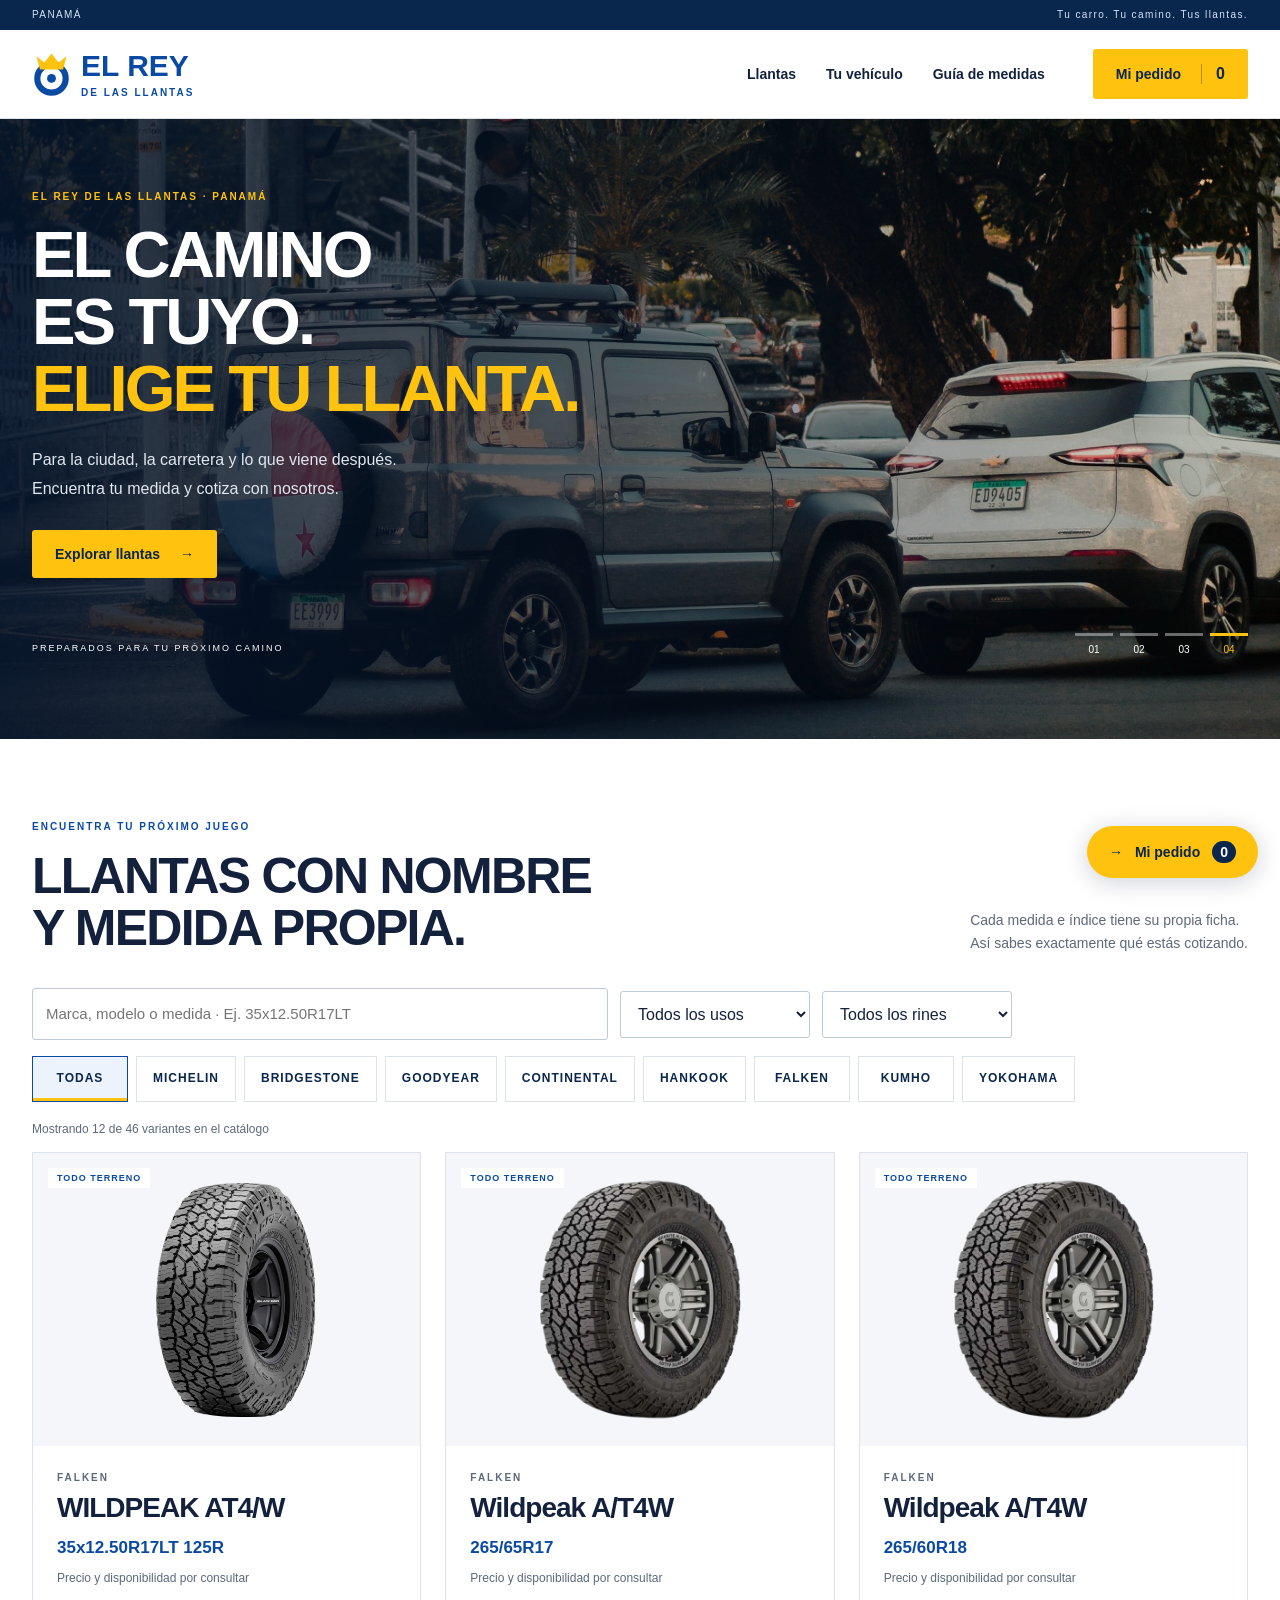
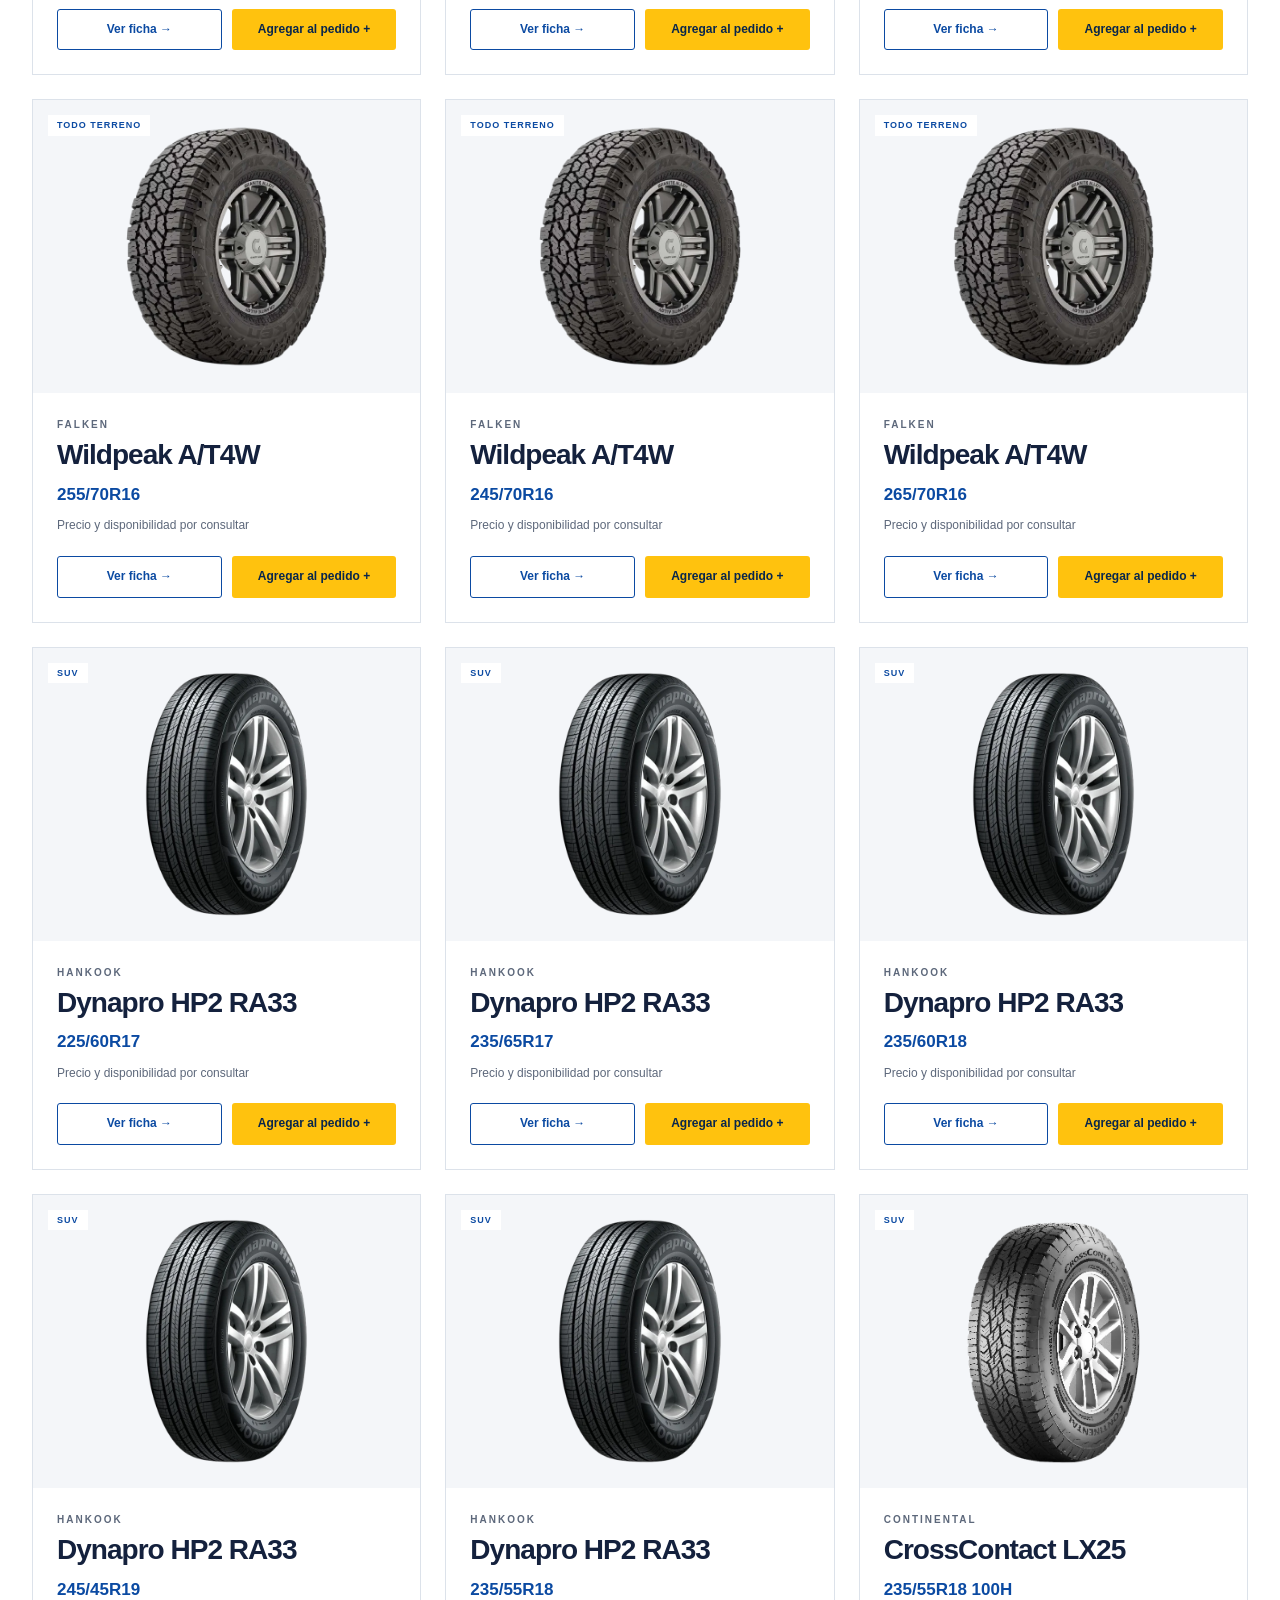
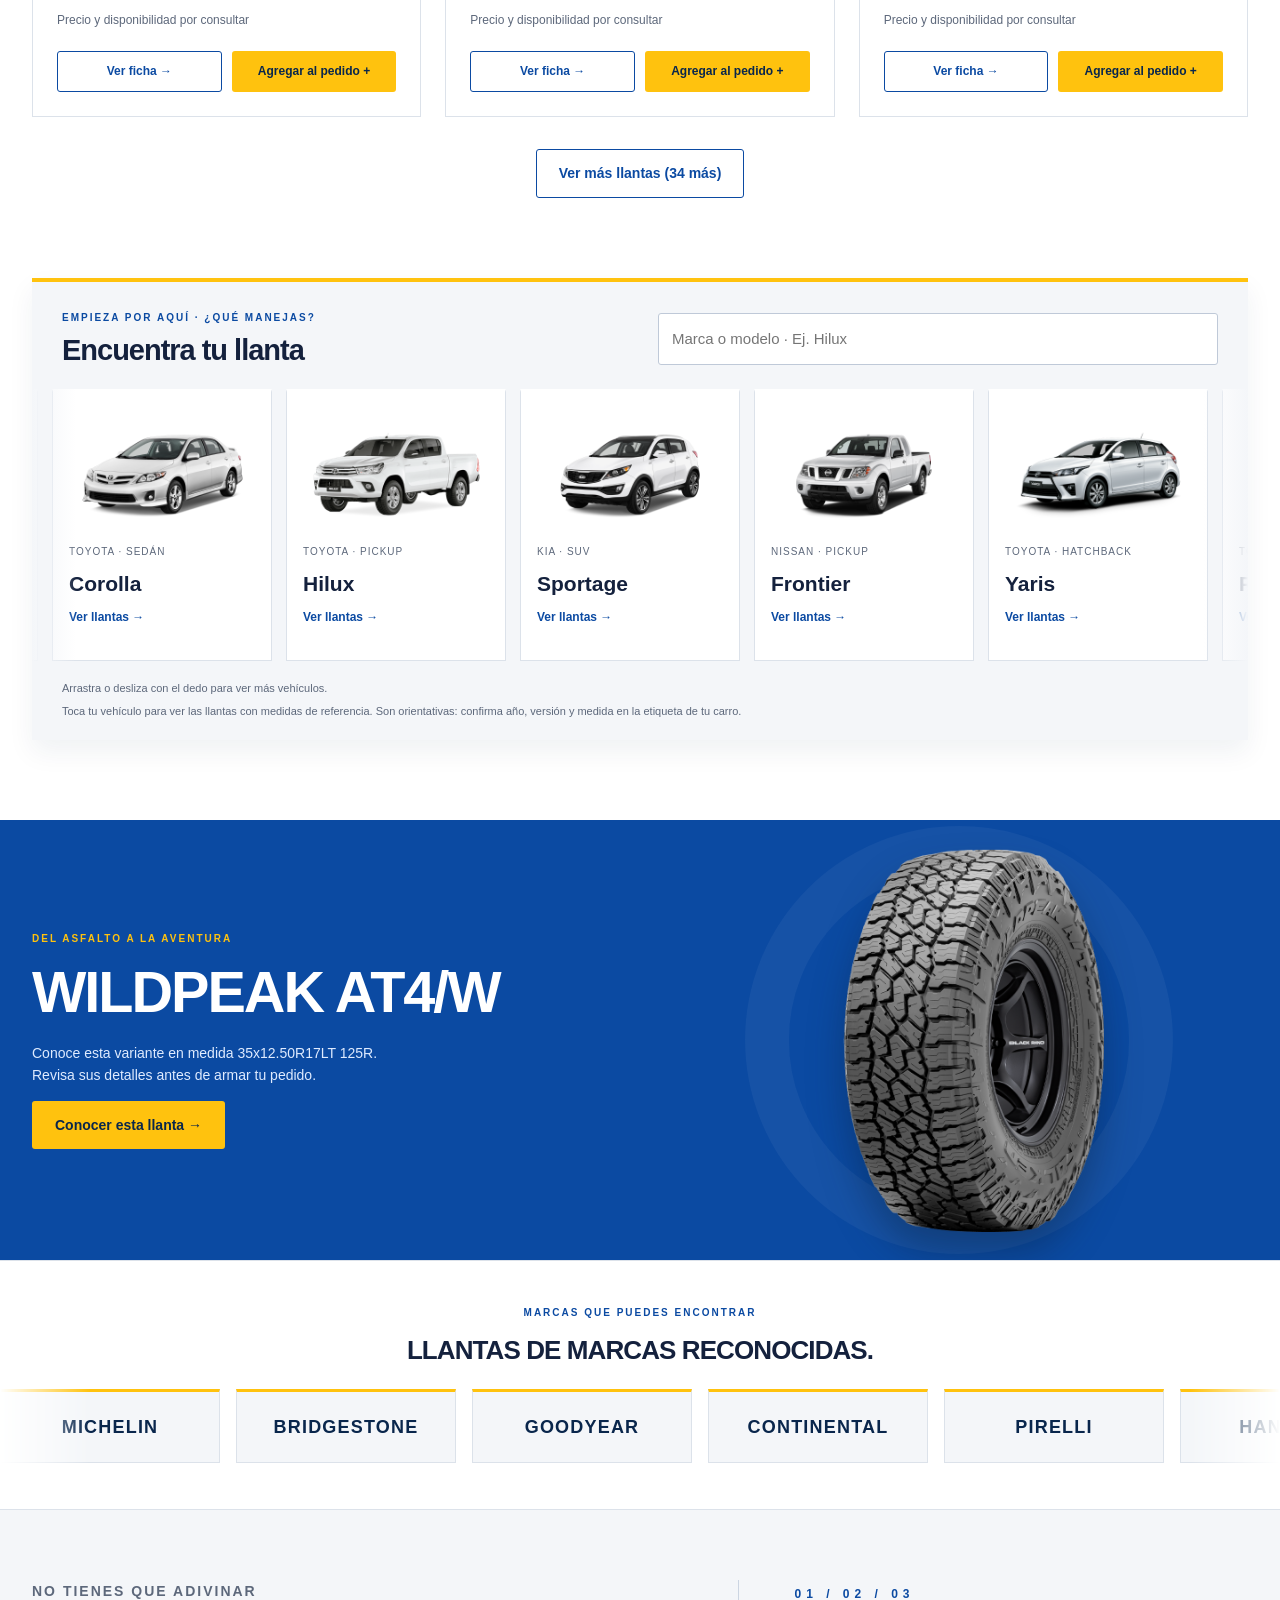
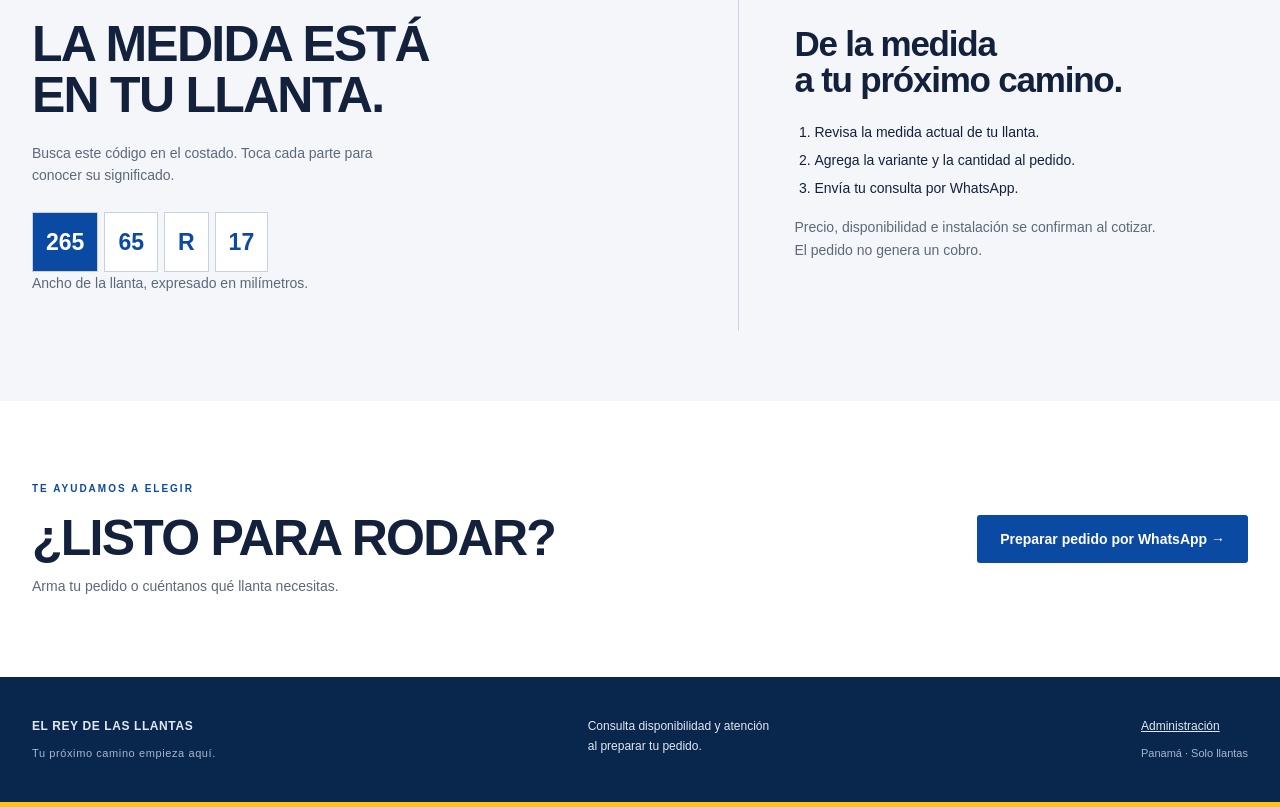
<file: index.html>
<!doctype html>
<html lang="es">
  <head>
    <meta charset="utf-8" />
    <meta
      name="viewport"
      content="width=device-width, initial-scale=1"
    />
    <title>El Rey de las Llantas · Tu próximo camino empieza aquí</title>
    <meta
      name="description"
      content="Encuentra tu llanta por medida, revisa su ficha y arma tu cotización por WhatsApp. El Rey de las Llantas, Panamá."
    />
    <meta
      name="theme-color"
      content="#0b4aa2"
    />
    <link
      rel="stylesheet"
      href="css/styles.css"
    />
  </head>
  <body>
    <a
      class="skip"
      href="#catalogo"
      >Ir al catálogo</a
    >
    <div class="topline">
      <div class="wrap">
        PANAMÁ <span>Tu carro. Tu camino. Tus llantas.</span>
      </div>
    </div>
    <header>
      <div class="wrap header-row">
        <a
          class="logo"
          href="index.html"
          aria-label="El Rey de las Llantas, inicio"
          ><svg
            viewBox="0 0 44 48"
            aria-hidden="true"
          >
            <circle
              cx="22"
              cy="29"
              r="16"
              fill="none"
              stroke="currentColor"
              stroke-width="7"
            />
            <circle
              cx="22"
              cy="29"
              r="5"
              fill="currentColor"
            />
            <path
              d="M5 4l9 7 8-10 8 10 9-7-4 15H9Z"
              fill="#ffc20e"
            /></svg
          ><span>EL REY<small>DE LAS LLANTAS</small></span></a
        >
        <nav aria-label="Principal">
          <a href="#catalogo">Llantas</a><a href="#encuentra">Tu vehículo</a
          ><a href="#guia">Guía de medidas</a>
        </nav>
        <button
          class="btn"
          data-order
        >
          Mi pedido
          <span
            class="count"
            id="orderCount"
            >0</span
          >
        </button>
      </div>
    </header>
    <main>
      <section
        class="hero"
        id="hero"
      >
        <div
          class="hero-bg"
          id="heroBgA"
          aria-hidden="true"
        ></div>
        <div
          class="hero-bg"
          id="heroBgB"
          aria-hidden="true"
        ></div>
        <div class="hero-shade"></div>
        <div class="wrap hero-content">
          <p class="eyebrow light">EL REY DE LAS LLANTAS · PANAMÁ</p>
          <h1>EL CAMINO<br />ES TUYO.<br /><em>ELIGE TU LLANTA.</em></h1>
          <p class="hero-copy">
            Para la ciudad, la carretera y lo que viene después.<br />Encuentra
            tu medida y cotiza con nosotros.
          </p>
          <a
            class="btn"
            href="#catalogo"
            >Explorar llantas <span aria-hidden="true">→</span></a
          >
          <div class="hero-bottom">
            <span>PREPARADOS PARA TU PRÓXIMO CAMINO</span>
            <div
              id="heroDots"
              aria-label="Elegir foto de portada"
            ></div>
          </div>
        </div>
      </section>
      <section
        class="wrap section"
        id="catalogo"
      >
        <div class="section-heading">
          <div>
            <p class="eyebrow">ENCUENTRA TU PRÓXIMO JUEGO</p>
            <h2>LLANTAS CON NOMBRE<br />Y MEDIDA PROPIA.</h2>
          </div>
          <p>
            Cada medida e índice tiene su propia ficha.<br />Así sabes
            exactamente qué estás cotizando.
          </p>
        </div>
        <div class="filters">
          <label class="search"
            ><span class="sr-only">Buscar llantas</span
            ><input
              id="search"
              type="search"
              placeholder="Marca, modelo o medida · Ej. 35x12.50R17LT" /></label
          ><select
            id="type"
            aria-label="Tipo de llanta"
          >
            <option value="">Todos los usos</option>
          </select
          ><select
            id="rim"
            aria-label="Rin de la llanta"
          >
            <option value="">Todos los rines</option>
          </select>
          <button
            class="clear-filters"
            id="clearFiltersBar"
            type="button"
            hidden
          >
            Limpiar filtros
          </button>
        </div>
        <div
          id="brandFilter"
          class="brand-filter"
          role="group"
          aria-label="Filtrar por marca"
        ></div>
        <div
          id="vehicleFilter"
          class="filter-summary"
          hidden
        ></div>
        <p
          class="small"
          id="resultCount"
          aria-live="polite"
        ></p>
        <div
          id="catalog"
          class="catalog-grid"
        ></div>
        <div class="more-row">
          <button
            class="btn outline"
            id="showMore"
            type="button"
            hidden
          ></button>
        </div>
      </section>
      <div class="wrap finder-wrap">
        <section
          class="finder"
          id="encuentra"
          aria-labelledby="finderTitle"
        >
          <div class="finder-head">
            <div>
              <p class="eyebrow">EMPIEZA POR AQUÍ · ¿QUÉ MANEJAS?</p>
              <h2 id="finderTitle">Encuentra tu llanta</h2>
            </div>
            <div class="finder-tools">
              <label class="search"
                ><span class="sr-only"
                  >Buscar tu vehículo por marca o modelo</span
                ><input
                  id="vehicleSearch"
                  type="search"
                  placeholder="Marca o modelo · Ej. Hilux"
                  autocomplete="off"
                  enterkeyhint="search" /></label>
            </div>
          </div>
          <div class="carousel-wrap">
            <div
              class="carousel"
              id="carousel"
              role="region"
              aria-label="Vehículos. Arrastra o desliza para explorar."
            >
              <div
                class="car-track"
                id="carTrack"
              ></div>
            </div>
          </div>
          <p
            class="small finder-note"
            id="vehicleCount"
            aria-live="polite"
          ></p>
          <p class="small finder-note">
            Toca tu vehículo para ver las llantas con medidas de referencia. Son
            orientativas: confirma año, versión y medida en la etiqueta de tu
            carro.
          </p>
        </section>
      </div>
      <section class="feature">
        <div class="wrap feature-grid">
          <div>
            <p class="eyebrow light">DEL ASFALTO A LA AVENTURA</p>
            <h2>UNA LLANTA.<br />MÁS POSIBILIDADES.</h2>
            <p>
              Conoce la WILDPEAK AT4/W en medida 35x12.50R17LT 125R. Revisa la
              variante exacta antes de armar tu pedido.
            </p>
            <button
              class="btn"
              id="featuredButton"
            >
              Conocer esta llanta →
            </button>
          </div>
          <div class="feature-photo">
            <img
              id="featuredImage"
              src="img/llantas/falken-wildpeak-at4w-35x12.50r17lt-125r.png"
              alt="Falken WILDPEAK AT4/W 35x12.50R17LT 125R"
              loading="lazy"
            />
          </div>
        </div>
      </section>

      <section
        class="brands"
        id="brandsSection"
        aria-labelledby="brandsTitle"
      >
        <div class="wrap brands-head">
          <p class="eyebrow">MARCAS QUE PUEDES ENCONTRAR</p>
          <h2 id="brandsTitle">LLANTAS DE MARCAS RECONOCIDAS.</h2>
        </div>
        <div
          class="brand-marquee"
          id="brandMarquee"
          role="img"
          aria-label="Marcas de llantas"
        >
          <div
            class="brand-track"
            id="brandTrack"
            aria-hidden="true"
          ></div>
        </div>
      </section>

      <section
        class="guide"
        id="guia"
      >
        <div class="wrap guide-grid">
          <div>
            <p class="eyebrow">NO TIENES QUE ADIVINAR</p>
            <h2>LA MEDIDA ESTÁ<br />EN TU LLANTA.</h2>
            <p>
              Busca este código en el costado. Toca cada parte para conocer su
              significado.
            </p>
            <div
              id="decoder"
              class="decoder"
            ></div>
            <p
              id="decodeHelp"
              class="decode-help"
              aria-live="polite"
            ></p>
          </div>
          <div class="guide-side">
            <span class="number">01 / 02 / 03</span>
            <h3>De la medida<br />a tu próximo camino.</h3>
            <ol>
              <li>Revisa la medida actual de tu llanta.</li>
              <li>Agrega la variante y la cantidad al pedido.</li>
              <li>Envía tu consulta por WhatsApp.</li>
            </ol>
            <p class="small">
              Precio, disponibilidad e instalación se confirman al cotizar. El
              pedido no genera un cobro.
            </p>
          </div>
        </div>
      </section>
      <section
        class="contact wrap section"
        id="contacto"
      >
        <div>
          <p class="eyebrow">TE AYUDAMOS A ELEGIR</p>
          <h2>¿LISTO PARA RODAR?</h2>
          <p>Arma tu pedido o cuéntanos qué llanta necesitas.</p>
        </div>
        <button
          class="btn blue"
          data-order
        >
          Preparar pedido por WhatsApp →
        </button>
      </section>
    </main>
    <footer>
      <div class="wrap footer-grid">
        <div class="footer-brand">
          EL REY DE LAS LLANTAS<small>Tu próximo camino empieza aquí.</small>
        </div>
        <div id="contactDetails"></div>
        <div>
          <a href="admin.html">Administración</a
          ><small>Panamá · Solo llantas</small>
        </div>
      </div>
    </footer>
    <button
      class="floating-order"
      data-order
      aria-label="Abrir pedido para WhatsApp"
    >
      → <span>Mi pedido</span><b id="floatingCount">0</b>
    </button>
    <dialog
      id="detail"
      aria-label="Ficha de la llanta"
    ></dialog>
    <dialog
      id="order"
      class="order-dialog"
      aria-labelledby="orderTitle"
    >
      <button
        class="close"
        data-close
        aria-label="Cerrar pedido"
      >
        ×
      </button>
      <p class="eyebrow">TU COTIZACIÓN</p>
      <h2 id="orderTitle">MI PEDIDO</h2>
      <p class="small">
        Revisa las variantes y cantidades antes de abrir WhatsApp.
      </p>
      <div id="orderItems"></div>
      <form id="orderForm">
        <div class="form-grid">
          <label
            >Nombre (opcional)<input
              id="customerName"
              autocomplete="name"
              maxlength="100" /></label
          ><label
            >Vehículo, año y versión (opcional)<input
              id="customerVehicle"
              placeholder="Ej. Toyota Hilux, año y versión"
              maxlength="180"
          /></label>
        </div>
        <label
          >Comentarios (opcional)<textarea
            id="customerNotes"
            rows="2"
            maxlength="800"
            placeholder="Cuéntanos qué necesitas confirmar"
          ></textarea>
        </label>
        <label class="small"
          >Mensaje preparado<textarea
            id="orderMessage"
            rows="6"
            readonly
          ></textarea>
        </label>
        <p
          class="small"
          id="waNotice"
        ></p>
        <div class="actions">
          <button
            class="btn blue"
            id="sendOrder"
            type="submit"
          >
            Abrir WhatsApp →</button
          ><button
            class="btn outline"
            type="button"
            id="copyOrder"
          >
            Copiar pedido
          </button>
        </div>
      </form>
    </dialog>
    <div
      id="toast"
      class="toast"
      role="status"
    ></div>
    <script src="js/data.js"></script>
    <script src="js/store.js"></script>
    <script src="js/app.js"></script>
  </body>
</html>
</file>
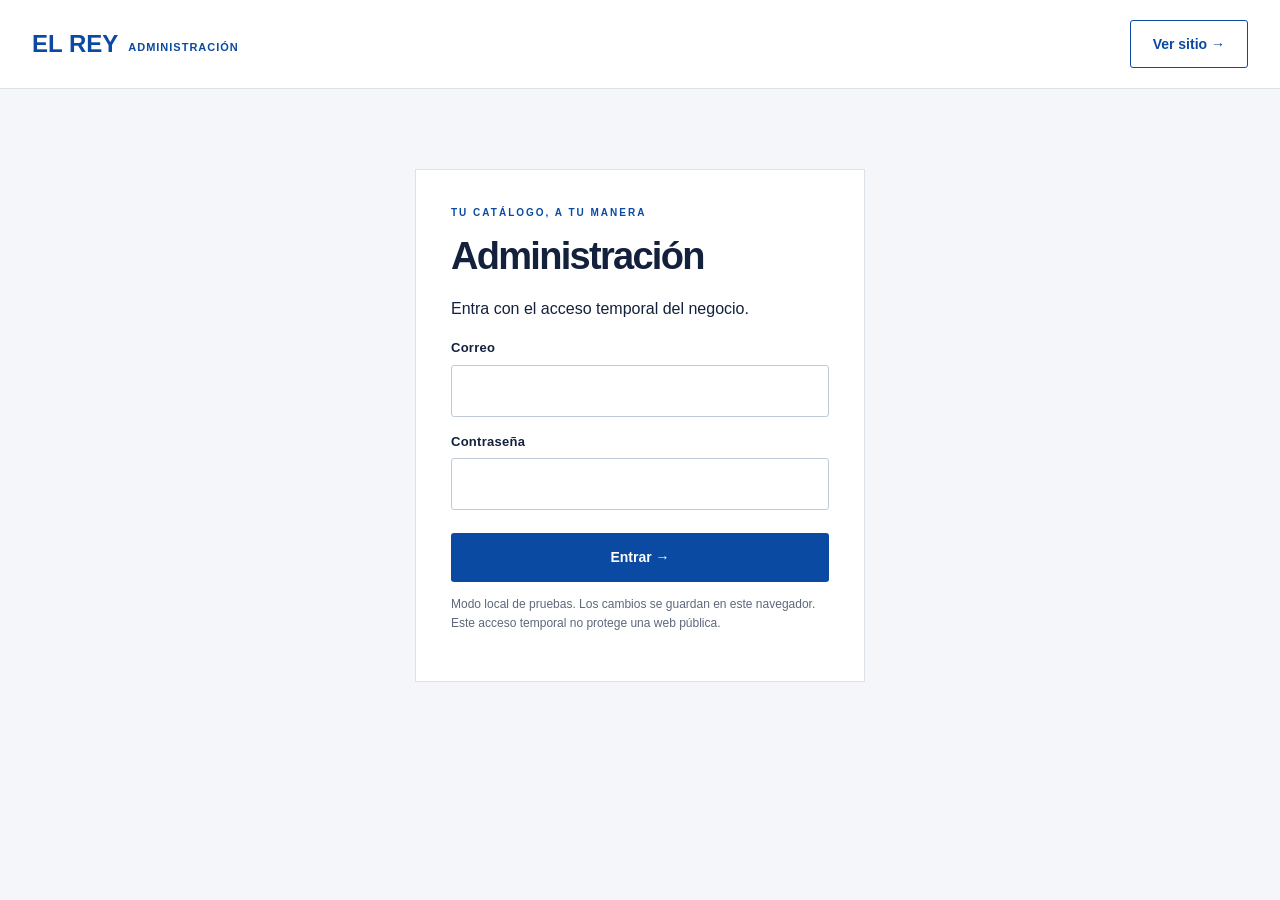
<file: admin.html>
<!doctype html>
<html lang="es">
  <head>
    <meta charset="utf-8" />
    <meta
      name="viewport"
      content="width=device-width, initial-scale=1"
    />
    <meta
      name="robots"
      content="noindex"
    />
    <title>Administración · El Rey de las Llantas</title>
    <link
      rel="stylesheet"
      href="css/styles.css"
    />
    <link
      rel="stylesheet"
      href="css/admin.css"
    />
  </head>
  <body class="admin-body">
    <header>
      <div class="wrap header-row">
        <a
          class="logo"
          href="index.html"
          >EL REY <small>ADMINISTRACIÓN</small></a
        ><a
          class="btn outline"
          href="index.html"
          target="_blank"
          rel="noopener"
          >Ver sitio →</a
        >
      </div>
    </header>
    <main class="wrap admin-main">
      <section
        id="loginPanel"
        class="login-panel"
      >
        <p class="eyebrow">TU CATÁLOGO, A TU MANERA</p>
        <h1>Administración</h1>
        <p>Entra con el acceso temporal del negocio.</p>
        <form id="login">
          <label
            >Correo<input
              type="email"
              id="email"
              autocomplete="username"
              required /></label
          ><label
            >Contraseña<input
              type="password"
              id="password"
              autocomplete="current-password"
              required /></label
          ><button
            class="btn blue"
            type="submit"
          >
            Entrar →
          </button>
          <p
            id="loginError"
            role="alert"
          ></p>
        </form>
        <p class="small">
          Modo local de pruebas. Los cambios se guardan en este navegador. Este
          acceso temporal no protege una web pública.
        </p>
      </section>
      <section
        id="dashboard"
        hidden
      >
        <div class="admin-heading">
          <div>
            <p class="eyebrow">EL REY DE LAS LLANTAS</p>
            <h1>Tu catálogo</h1>
          </div>
          <button
            id="logout"
            class="btn outline"
          >
            Cerrar sesión
          </button>
        </div>
        <div class="local-note">
          <strong>Modo local · Sin Supabase</strong
          ><span
            >Los cambios se ven en este navegador y dirección. Exporta un
            respaldo para conservarlos o llevarlos a otro equipo.</span
          >
        </div>
        <div
          class="admin-tabs"
          role="tablist"
          aria-label="Administración"
        >
          <button
            role="tab"
            aria-selected="true"
            data-tab="tires"
          >
            Llantas</button
          ><button
            role="tab"
            aria-selected="false"
            data-tab="vehicles"
          >
            Vehículos</button
          ><button
            role="tab"
            aria-selected="false"
            data-tab="brands"
          >
            Marcas</button
          ><button
            role="tab"
            aria-selected="false"
            data-tab="settings"
          >
            Ajustes y fondos</button
          ><button
            role="tab"
            aria-selected="false"
            data-tab="backup"
          >
            Respaldos
          </button>
        </div>
        <p
          id="adminStatus"
          class="status"
          role="status"
        ></p>
        <section
          id="panel-tires"
          role="tabpanel"
        >
          <div class="toolbar">
            <div>
              <h2>Variantes de llantas</h2>
              <p class="small">
                Una ficha por marca, modelo, medida e índices. Las referencias
                anteriores están en borrador.
              </p>
            </div>
            <button
              class="btn blue"
              id="newTire"
            >
              + Nueva variante
            </button>
          </div>
          <div class="filters">
            <input
              id="adminSearch"
              type="search"
              placeholder="Buscar marca, modelo o medida"
              aria-label="Buscar variantes"
            /><select
              id="statusFilter"
              aria-label="Estado"
            >
              <option value="">Todos los estados</option>
              <option value="published">Publicadas</option>
              <option value="draft">Borradores</option>
            </select>
          </div>
          <div id="tireList"></div>
        </section>
        <section
          id="panel-vehicles"
          role="tabpanel"
          hidden
        >
          <div class="toolbar">
            <div>
              <h2>Referencias de vehículos</h2>
              <p class="small">
                Las medidas dependen del año y versión. No son una garantía de
                compatibilidad.
              </p>
            </div>
            <button
              class="btn blue"
              id="newVehicle"
            >
              + Nuevo vehículo
            </button>
          </div>
          <div id="vehicleList"></div>
        </section>
        <section
          id="panel-brands"
          role="tabpanel"
          hidden
        >
          <div class="toolbar">
            <div>
              <h2>Marcas de llantas</h2>
              <p class="small">
                Aparecen en el carrusel de marcas de la página. Sube el logo
                (PNG con fondo transparente se ve mejor) o déjalo vacío para
                mostrar el nombre.
              </p>
            </div>
            <button
              class="btn blue"
              id="newBrand"
            >
              + Nueva marca
            </button>
          </div>
          <div id="brandList"></div>
        </section>
        <section
          id="panel-settings"
          role="tabpanel"
          hidden
        >
          <h2>Ajustes del negocio</h2>
          <form id="settingsForm">
            <div class="form-grid">
              <label
                >WhatsApp con código de país<input
                  id="whatsapp"
                  type="tel"
                  placeholder="Código de país + número"
                  maxlength="22"
                /><small
                  >Solo dígitos, sin “+”, espacios ni guiones. Vacío desactiva
                  el envío.</small
                ></label
              ><label
                >Horario<input
                  id="hours"
                  maxlength="180"
                  placeholder="Horario de atención"
              /></label>
            </div>
            <label
              >Dirección<input
                id="address"
                maxlength="300"
                placeholder="Dirección del negocio"
            /></label>
            <h3 class="settings-title">Fotos de portada</h3>
            <p class="small">
              La portada cambia sola entre las 4 fotos de la carpeta
              <strong>img/fondos</strong>. No hay nada que elegir aquí: para
              usar otras fotos, reemplaza los archivos fondo1.jpg a fondo4.jpg.
            </p>
            <button
              class="btn blue"
              type="submit"
            >
              Guardar ajustes
            </button>
          </form>
        </section>
        <section
          id="panel-backup"
          role="tabpanel"
          hidden
        >
          <h2>Conserva tu trabajo</h2>
          <div class="backup-grid">
            <article class="admin-box">
              <h3>Respaldo completo</h3>
              <p>
                Descarga las fichas, vehículos, marcas, ajustes y fotos cargadas. Puedes
                restaurarlo en este navegador o importarlo en otro equipo.
              </p>
              <button
                class="btn blue"
                id="exportBackup"
              >
                Exportar respaldo JSON
              </button>
              <hr />
              <label
                >Restaurar un respaldo<input
                  type="file"
                  id="importBackup"
                  accept=".json,application/json"
              /></label>
              <p class="small">
                Se revisa el archivo antes de pedirte confirmar el reemplazo del
                catálogo local.
              </p>
            </article>
            <article class="admin-box">
              <h3>Llevar el catálogo a la web</h3>
              <p>
                Descarga <strong>data.js</strong> y reemplaza el archivo del
                mismo nombre en la carpeta <strong>js</strong> del proyecto.
                Después vuelve a subir el proyecto a tu alojamiento.
              </p>
              <button
                class="btn outline"
                id="exportSite"
              >
                Exportar catálogo para web
              </button>
              <p class="small">
                Incluye borradores y fotos. No guardes datos privados en el
                catálogo. Los visitantes nuevos verán la versión exportada. Los
                navegadores con una copia local anterior se actualizan solos y
                conservan esa copia para descargarla.
              </p>
            </article>
            <article
              class="admin-box"
              id="previousBox"
              hidden
            >
              <h3>Copia anterior de este navegador</h3>
              <p>
                El catálogo del proyecto se actualizó y reemplazó la copia que
                tenías guardada en este navegador. Aún puedes descargarla y
                restaurarla con “Restaurar un respaldo”.
              </p>
              <button
                class="btn outline"
                id="downloadPrevious"
              >
                Descargar copia anterior
              </button>
            </article>
          </div>
        </section>
      </section>
    </main>
    <dialog
      id="tireEditor"
      aria-labelledby="tireTitle"
    >
      <button
        class="close"
        data-close
        aria-label="Cerrar editor"
      >
        ×
      </button>
      <p class="eyebrow">FICHA INDIVIDUAL</p>
      <h2 id="tireTitle">Nueva variante</h2>
      <form id="tireForm">
        <div class="photo-editor">
          <img
            id="tirePreview"
            alt="Vista previa de la llanta"
            hidden
          />
          <div>
            <label
              >Foto de la variante<input
                id="tirePhoto"
                type="file"
                accept="image/png,image/jpeg,image/webp"
            /></label>
            <p class="small">
              Puede leer “Falken WILDPEAK AT4-W 35x12,50R17LT 125R.png”. Revisa
              los datos antes de guardar.
            </p>
            <button
              class="btn outline compact"
              id="useFilename"
              type="button"
              hidden
            >
              Usar datos del nombre</button
            ><button
              class="text-btn"
              id="removePhoto"
              type="button"
            >
              Quitar foto
            </button>
          </div>
        </div>
        <div class="form-grid">
          <label
            >Marca<input
              id="tBrand"
              required
              maxlength="70" /></label
          ><label
            >Modelo exacto<input
              id="tModel"
              required
              maxlength="120"
              placeholder="WILDPEAK AT4/W" /></label
          ><label
            >Medida de esta variante<input
              id="tSize"
              required
              maxlength="40"
              placeholder="35x12.50R17LT" /></label
          ><label
            >Uso<select id="tType">
              <option>Todo terreno</option>
              <option>Turismo</option>
              <option>SUV</option>
              <option>Camioneta</option>
              <option>Carretera</option>
              <option>Barro</option>
              <option>Comercial</option>
            </select></label
          ><label
            >Índice de carga<input
              id="tLoad"
              maxlength="7"
              placeholder="125" /></label
          ><label
            >Índice de velocidad<input
              id="tSpeed"
              maxlength="2"
              placeholder="R"
          /></label>
        </div>
        <label
          >Descripción<textarea
            id="tDescription"
            rows="3"
            maxlength="2000"
          ></textarea></label
        ><label
          >Especificaciones adicionales<textarea
            id="tSpecs"
            rows="4"
            placeholder="Una por línea: Nombre | Valor&#10;Ejemplo: Construcción | Radial"
          ></textarea
          ><small
            >Agrega solo datos de la ficha exacta. No se reutilizan
            especificaciones de otras medidas.</small
          ></label
        ><label class="check"
          ><input
            type="checkbox"
            id="tPublished"
          />
          Mostrar esta variante en el catálogo</label
        >
        <p
          id="tireError"
          role="alert"
          class="error"
        ></p>
        <div class="actions">
          <button
            class="btn blue"
            id="saveTire"
            type="submit"
          >
            Guardar variante</button
          ><button
            class="btn outline"
            type="button"
            data-close
          >
            Cancelar
          </button>
        </div>
      </form>
    </dialog>
    <dialog
      id="vehicleEditor"
      aria-labelledby="vehicleTitle"
    >
      <button
        class="close"
        data-close
        aria-label="Cerrar editor"
      >
        ×
      </button>
      <h2 id="vehicleTitle">Referencia de vehículo</h2>
      <form id="vehicleForm">
        <div class="form-grid">
          <label
            >Marca<input
              id="vMake"
              required
              maxlength="80" /></label
          ><label
            >Modelo / versión<input
              id="vModel"
              required
              maxlength="120"
          /></label>
        </div>
        <label
          >Carrocería<select id="vBody">
            <option value="sedan">Sedán</option>
            <option value="hatch">Hatchback</option>
            <option value="suv">SUV</option>
            <option value="pickup">Pickup</option>
          </select></label
        ><label
          >Medidas orientativas, una por línea<textarea
            id="vSizes"
            required
            rows="3"
          ></textarea></label
        ><label
          >Foto del vehículo<input
            id="vPhoto"
            type="file"
            accept="image/png,image/jpeg,image/webp" /></label
        ><img
          id="vehiclePreview"
          class="vehicle-preview"
          alt="Vista previa del vehículo"
          hidden
        /><button
          class="text-btn"
          type="button"
          id="removeVehiclePhoto"
        >
          Quitar foto
        </button>
        <p class="small">
          Confirma las medidas con la versión y el año. Una medida coincidente
          no confirma rin, índices ni otras condiciones.
        </p>
        <p
          id="vehicleError"
          class="error"
          role="alert"
        ></p>
        <button
          class="btn blue"
          id="saveVehicle"
        >
          Guardar referencia
        </button>
      </form>
    </dialog>
    <dialog
      id="brandEditor"
      aria-labelledby="brandTitle"
    >
      <button
        class="close"
        data-close
        aria-label="Cerrar editor"
      >
        ×
      </button>
      <h2 id="brandTitle">Marca de llantas</h2>
      <form id="brandForm">
        <label
          >Nombre de la marca<input
            id="bName"
            required
            maxlength="60"
            placeholder="Michelin"
        /></label>
        <label
          >Logo de la marca<input
            id="bLogo"
            type="file"
            accept="image/png,image/jpeg,image/webp"
        /></label>
        <img
          id="brandPreview"
          class="brand-preview"
          alt="Vista previa del logo"
          hidden
        /><button
          class="text-btn"
          type="button"
          id="removeBrandLogo"
        >
          Quitar logo
        </button>
        <p class="small">
          Usa el logo oficial de la marca. Sin logo, se muestra el nombre en
          texto.
        </p>
        <p
          id="brandError"
          class="error"
          role="alert"
        ></p>
        <button
          class="btn blue"
          id="saveBrand"
        >
          Guardar marca
        </button>
      </form>
    </dialog>
    <dialog
      id="confirmDialog"
      aria-labelledby="confirmTitle"
    >
      <h2 id="confirmTitle">Confirmar cambio</h2>
      <p id="confirmText"></p>
      <div class="actions">
        <button
          class="btn blue"
          id="confirmYes"
        >
          Confirmar</button
        ><button
          class="btn outline"
          data-close
        >
          Cancelar
        </button>
      </div>
    </dialog>
    <script src="js/config.js"></script>
    <script src="js/data.js"></script>
    <script src="js/store.js"></script>
    <script src="js/admin.js"></script>
  </body>
</html>
</file>
<file: css/styles.css>
:root {
  --blue: #0b4aa2;
  --navy: #09264c;
  --gold: #ffc20e;
  --ink: #14213d;
  --muted: #5d687b;
  --line: #dce2ea;
  --paper: #f4f6f9;
  --white: #fff;
  color-scheme: light;
}
* {
  box-sizing: border-box;
}
html {
  scroll-behavior: smooth;
  scroll-padding-top: 105px;
}
body {
  margin: 0;
  font:
    16px/1.6 Arial,
    Helvetica,
    sans-serif;
  color: var(--ink);
  background: #fff;
}
button,
input,
select,
textarea {
  font: inherit;
}
button,
a,
input,
select,
textarea {
  -webkit-tap-highlight-color: transparent;
}
button,
a {
  touch-action: manipulation;
}
button {
  cursor: pointer;
}
a {
  color: inherit;
}
img {
  max-width: 100%;
  display: block;
}
button:disabled {
  opacity: 0.5;
  cursor: not-allowed;
}
input,
select,
textarea {
  width: 100%;
  padding: 13px;
  border: 1px solid #bfc9d8;
  border-radius: 3px;
  background: #fff;
  color: var(--ink);
}
textarea {
  resize: vertical;
}
label {
  display: block;
  font-size: 13px;
  font-weight: 700;
  letter-spacing: 0.02em;
}
label input,
label select,
label textarea {
  margin-top: 6px;
  font-size: 15px;
  font-weight: 400;
}
h1,
h2,
h3,
p {
  margin-top: 0;
}
h1,
h2,
h3 {
  line-height: 1.03;
  letter-spacing: -0.035em;
}
h2 {
  font-size: clamp(32px, 4.1vw, 50px);
  font-weight: 900;
  margin-bottom: 20px;
}
h3 {
  font-size: 25px;
}
button:focus-visible,
a:focus-visible,
input:focus-visible,
select:focus-visible,
textarea:focus-visible {
  outline: 3px solid var(--blue);
  outline-offset: 4px;
}
[hidden] {
  display: none !important;
}
.wrap {
  width: min(1220px, calc(100% - 64px));
  margin: auto;
}
.topline {
  background: var(--navy);
  color: #d5e3f6;
  font-size: 10px;
  letter-spacing: 1.4px;
  padding: 7px 0;
}
.topline .wrap {
  display: flex;
  justify-content: space-between;
}
header {
  position: sticky;
  top: 0;
  z-index: 10;
  background: #fff;
  border-bottom: 1px solid var(--line);
}
.header-row {
  height: 88px;
  display: flex;
  align-items: center;
  justify-content: space-between;
  gap: 28px;
}
.logo {
  display: flex;
  gap: 10px;
  align-items: center;
  color: var(--blue);
  text-decoration: none;
  font-weight: 900;
  font-size: 30px;
  line-height: 1;
}
.logo svg {
  width: 39px;
  height: 46px;
}
.logo small {
  display: block;
  font-size: 10px;
  letter-spacing: 2px;
  margin-top: 7px;
}
nav {
  display: flex;
  gap: 30px;
  margin-left: auto;
  margin-right: 20px;
}
nav a {
  font-size: 14px;
  text-decoration: none;
  font-weight: 700;
}
nav a:hover {
  color: var(--blue);
}
.btn {
  display: inline-flex;
  align-items: center;
  justify-content: center;
  gap: 20px;
  border: 1px solid transparent;
  background: var(--gold);
  color: var(--navy);
  padding: 14px 22px;
  border-radius: 3px;
  text-decoration: none;
  font-size: 14px;
  font-weight: 800;
  line-height: 1.3;
  transition:
    background 0.2s,
    transform 0.2s;
}
.btn:hover {
  filter: brightness(0.96);
  transform: translateY(-1px);
}
.btn.blue {
  background: var(--blue);
  color: white;
}
.btn.outline {
  background: white;
  color: var(--blue);
  border-color: var(--blue);
}
.count {
  border-left: 1px solid #b78b00;
  padding-left: 14px;
  font-size: 16px;
}
.hero {
  position: relative;
  background: #1b3852;
  overflow: hidden;
  color: white;
  min-height: 620px;
}
.hero-bg {
  position: absolute;
  inset: 0;
  background: center 55% / cover no-repeat;
  opacity: 0;
  transition: opacity 1.4s ease;
}
.hero-bg.on {
  opacity: 1;
}
.hero-shade {
  position: absolute;
  inset: 0;
  background: linear-gradient(
    90deg,
    rgba(4, 20, 43, 0.91),
    rgba(4, 20, 43, 0.58) 45%,
    rgba(4, 20, 43, 0.08)
  );
}
.hero-content {
  position: relative;
  padding-top: 70px;
  padding-bottom: 27px;
}
.eyebrow {
  color: var(--blue);
  font-size: 10px;
  font-weight: 800;
  letter-spacing: 2px;
  margin-bottom: 16px;
}
.eyebrow.light {
  color: var(--gold);
}
h1 {
  font-size: clamp(42px, 5.1vw, 72px);
  font-weight: 900;
  margin-bottom: 23px;
  letter-spacing: -0.045em;
}
h1 em {
  font-style: normal;
  color: var(--gold);
}
.hero-copy {
  font-size: 16px;
  line-height: 1.8;
  color: #e0e7ef;
  margin-bottom: 27px;
}
.hero-bottom {
  margin-top: 55px;
  display: flex;
  align-items: center;
  justify-content: space-between;
  font-size: 9px;
  letter-spacing: 2px;
}
.hero-bottom #heroDots {
  display: flex;
  gap: 7px;
}
.hero-dot {
  border: 0;
  border-top: 3px solid #ffffff65;
  width: 38px;
  height: 30px;
  background: transparent;
  color: white;
  font-size: 10px;
}
.hero-dot.active {
  border-color: var(--gold);
  color: var(--gold);
}
.finder {
  position: relative;
  margin-top: -1px;
  border-top: 4px solid var(--gold);
  background: var(--paper);
  padding: 28px 30px;
  display: grid;
  grid-template-columns: 230px 1fr;
  gap: 8px 32px;
  box-shadow: 0 12px 25px #122f4810;
}
.finder h2 {
  font-size: 29px;
  margin: 0;
}
.finder .eyebrow {
  margin-bottom: 10px;
}
.finder form {
  display: grid;
  grid-template-columns: 1fr 1fr auto;
  gap: 14px;
  align-items: end;
}
.finder .small {
  grid-column: 2;
  margin: 7px 0 0;
  font-size: 11px;
}
.small {
  font-size: 12px;
  color: var(--muted);
  line-height: 1.65;
}
.section {
  padding-top: 80px;
  padding-bottom: 80px;
}
.section-heading {
  display: flex;
  justify-content: space-between;
  align-items: end;
  gap: 28px;
  margin-bottom: 34px;
}
.section-heading h2 {
  margin-bottom: 0;
}
.section-heading > p {
  font-size: 14px;
  color: var(--muted);
  margin-bottom: 0;
}
.filters {
  display: flex;
  gap: 12px;
  max-width: 980px;
  margin-bottom: 16px;
  align-items: center;
}
.search {
  flex: 1;
}
.filters select {
  width: 190px;
}
.clear-filters {
  border: 0;
  background: none;
  color: var(--blue);
  text-decoration: underline;
  font-size: 14px;
  white-space: nowrap;
  padding: 8px 4px;
}
.filters input {
  margin: 0;
}
.brand-filter {
  display: flex;
  flex-wrap: wrap;
  gap: 8px;
  margin: 0 0 18px;
}
.brand-chip {
  display: inline-flex;
  align-items: center;
  justify-content: center;
  min-width: 96px;
  height: 46px;
  padding: 0 16px;
  border: 1px solid var(--line);
  background: #fff;
  color: var(--navy);
  font-size: 12px;
  font-weight: 800;
  letter-spacing: 1px;
  text-transform: uppercase;
  white-space: nowrap;
}
.brand-chip img {
  display: block;
  max-width: 86px;
  max-height: 26px;
  object-fit: contain;
}
.brand-chip:hover {
  border-color: var(--blue);
}
.brand-chip[aria-pressed='true'] {
  border-color: var(--blue);
  background: #edf3fc;
  box-shadow: inset 0 -3px 0 var(--gold);
}
.more-row {
  display: flex;
  justify-content: center;
  margin-top: 32px;
}
.filter-summary {
  padding: 15px;
  background: #edf3fc;
  border-left: 3px solid var(--blue);
  margin: 16px 0;
}
.filter-summary button {
  border: 0;
  background: none;
  color: var(--blue);
  text-decoration: underline;
  margin-left: 16px;
}
.catalog-grid {
  display: grid;
  grid-template-columns: repeat(3, 1fr);
  gap: 24px;
}
.product {
  border: 1px solid var(--line);
  background: #fff;
  display: flex;
  flex-direction: column;
  min-width: 0;
}
.product-visual {
  background: var(--paper);
  padding: 24px;
  position: relative;
  display: grid;
  place-items: center;
  min-height: 265px;
}
.product-visual img {
  width: 100%;
  height: 245px;
  object-fit: contain;
}
.product-tag {
  position: absolute;
  top: 15px;
  left: 15px;
  background: white;
  padding: 3px 9px;
  color: var(--blue);
  font-size: 9px;
  letter-spacing: 1px;
  text-transform: uppercase;
  font-weight: 800;
}
.product-body {
  padding: 24px;
  display: flex;
  flex-direction: column;
  flex: 1;
}
.product-brand {
  color: var(--muted);
  font-size: 10px;
  font-weight: 700;
  letter-spacing: 2px;
  text-transform: uppercase;
  margin: 0 0 8px;
}
.product h3 {
  font-size: 28px;
  margin: 0 0 11px;
}
.product-size {
  color: var(--blue);
  font-size: 17px;
  font-weight: 800;
  margin: 0 0 8px;
}
.product .small {
  margin: 0 0 20px;
}
.product .actions {
  margin-top: auto;
}
.actions {
  display: flex;
  flex-wrap: wrap;
  gap: 10px;
}
.product .actions .btn {
  flex: 1;
  gap: 6px;
  padding: 12px 10px;
  font-size: 12px;
}
.empty {
  grid-column: 1/-1;
  background: var(--paper);
  padding: 34px;
  border: 1px dashed #bdc9db;
  max-width: 100%;
}
.empty h3 {
  font-size: 25px;
}
.empty p {
  max-width: 65ch;
  color: var(--muted);
}
.placeholder {
  height: 200px;
  display: grid;
  place-items: center;
  color: var(--muted);
  font-size: 13px;
}
.feature {
  background: var(--blue);
  color: white;
  overflow: hidden;
}
.feature-grid {
  display: grid;
  grid-template-columns: 1fr 1fr;
  align-items: center;
  min-height: 440px;
  gap: 60px;
}
.feature h2 {
  font-size: clamp(36px, 4.5vw, 60px);
}
.feature p:not(.eyebrow) {
  max-width: 48ch;
  color: #dfebff;
  font-size: 14px;
}
.feature-photo {
  position: relative;
  display: flex;
  justify-content: center;
  align-items: center;
  height: 440px;
}
.feature-photo:before {
  content: '';
  position: absolute;
  width: 340px;
  height: 340px;
  border: 44px solid #ffffff0b;
  border-radius: 50%;
}
.feature-photo img {
  position: relative;
  width: 400px;
  height: 400px;
  object-fit: contain;
  filter: drop-shadow(0 22px 18px #06192b55);
}
.vehicle-grid {
  display: grid;
  grid-template-columns: repeat(4, 1fr);
  gap: 16px;
}
.vehicle-card {
  text-align: left;
  background: var(--paper);
  border: 1px solid var(--line);
  padding: 20px;
  color: var(--ink);
}
.vehicle-card:hover {
  border-color: var(--blue);
}
.vehicle-card img,
.vehicle-card svg {
  width: 100%;
  height: 110px;
  object-fit: contain;
  margin-bottom: 15px;
}
.vehicle-card small {
  color: var(--muted);
  font-size: 10px;
  text-transform: uppercase;
  letter-spacing: 1px;
}
.vehicle-card strong {
  display: block;
  font-size: 20px;
  margin-top: 5px;
}
.guide {
  background: var(--paper);
  padding: 70px 0;
}
.guide-grid {
  display: grid;
  grid-template-columns: 1.2fr 1fr;
  gap: 95px;
}
.guide p {
  color: var(--muted);
  font-size: 14px;
  max-width: 48ch;
}
.guide-side {
  border-left: 1px solid #ccd5e2;
  padding-left: 55px;
}
.guide-side .number {
  font-size: 12px;
  color: var(--blue);
  font-weight: 700;
  letter-spacing: 5px;
}
.guide-side h3 {
  font-size: 35px;
  margin: 20px 0;
}
.guide-side ol {
  padding-left: 20px;
  font-size: 14px;
  line-height: 2;
}
.decoder {
  display: flex;
  gap: 6px;
  margin-top: 25px;
}
.decoder button {
  border: 1px solid #c7d2e1;
  background: #fff;
  color: var(--blue);
  padding: 11px 13px;
  font-size: 23px;
  font-weight: 800;
}
.decoder button.active {
  background: var(--blue);
  color: white;
}
.decode-help {
  min-height: 45px;
}
.contact {
  display: flex;
  justify-content: space-between;
  align-items: center;
  gap: 25px;
}
.contact h2 {
  margin-bottom: 10px;
}
.contact p:last-child {
  margin: 0;
  color: var(--muted);
  font-size: 14px;
}
footer {
  background: var(--navy);
  color: #e1e8f3;
  padding: 40px 0;
  border-bottom: 5px solid var(--gold);
}
.footer-grid {
  display: flex;
  justify-content: space-between;
  gap: 25px;
  font-size: 12px;
}
.footer-brand {
  font-weight: 800;
  letter-spacing: 0.6px;
}
.footer-grid small {
  display: block;
  font-size: 11px;
  color: #a6b7d0;
  margin-top: 8px;
  font-weight: 400;
}
.floating-order {
  position: fixed;
  right: 22px;
  bottom: 22px;
  z-index: 15;
  display: flex;
  gap: 12px;
  align-items: center;
  background: var(--gold);
  color: var(--navy);
  border: 0;
  border-radius: 40px;
  padding: 15px 22px;
  font-weight: 800;
  box-shadow: 0 4px 24px #071b3c33;
  font-size: 14px;
}
.floating-order b {
  padding: 0 8px;
  background: var(--navy);
  color: white;
  border-radius: 20px;
}
dialog {
  border: 0;
  border-radius: 7px;
  padding: 35px;
  width: min(700px, calc(100% - 24px));
  max-height: 90dvh;
  overflow-y: auto;
  box-shadow: 0 20px 80px #061c5260;
}
dialog::backdrop {
  background: #06172ec9;
}
dialog h2 {
  font-size: 35px;
  padding-right: 20px;
}
.close {
  position: absolute;
  right: 14px;
  top: 10px;
  border: 0;
  background: transparent;
  font-size: 30px;
  color: var(--ink);
  width: 38px;
  height: 38px;
}
.detail-head {
  display: grid;
  grid-template-columns: 150px 1fr;
  gap: 25px;
  align-items: center;
  margin: 15px 0;
}
.detail-head img {
  width: 150px;
  height: 180px;
  object-fit: contain;
}
.detail-head h2 {
  font-size: 33px;
}
.detail-head .placeholder {
  height: 160px;
}
table {
  width: 100%;
  border-collapse: collapse;
  margin: 20px 0;
  font-size: 14px;
}
th,
td {
  text-align: left;
  padding: 10px 6px;
  border-bottom: 1px solid var(--line);
  overflow-wrap: anywhere;
}
th {
  width: 45%;
  color: var(--muted);
  font-weight: 400;
}
dialog .small {
  margin-top: 15px;
}
.order-line {
  display: grid;
  grid-template-columns: 54px 1fr 70px 28px;
  gap: 12px;
  align-items: center;
  border-bottom: 1px solid var(--line);
  padding: 16px 0;
}
.order-line img {
  width: 54px;
  height: 70px;
  object-fit: contain;
}
.order-line strong {
  display: block;
  font-size: 13px;
}
.order-line small {
  font-size: 12px;
  color: var(--blue);
}
.order-line input {
  padding: 8px;
}
.remove {
  border: 0;
  background: transparent;
  color: #9e2020;
  font-size: 20px;
}
.order-dialog .form-grid {
  margin-top: 22px;
}
.form-grid {
  display: grid;
  grid-template-columns: 1fr 1fr;
  gap: 15px;
}
.order-dialog form > label {
  margin-top: 14px;
}
#orderMessage {
  font-size: 12px;
  line-height: 1.5;
  background: var(--paper);
}
.toast {
  position: fixed;
  left: 50%;
  bottom: 30px;
  transform: translateX(-50%);
  z-index: 100;
  background: var(--navy);
  color: white;
  border-radius: 4px;
  padding: 12px 22px;
  font-size: 13px;
  box-shadow: 0 8px 25px #0003;
  max-width: 85vw;
  display: none;
}
.toast.show {
  display: block;
}
.sr-only {
  position: absolute;
  width: 1px;
  height: 1px;
  padding: 0;
  margin: -1px;
  overflow: hidden;
  clip: rect(0, 0, 0, 0);
  white-space: nowrap;
}
.skip {
  position: fixed;
  top: -100px;
  z-index: 100;
  background: var(--gold);
  padding: 10px;
}
.skip:focus {
  top: 10px;
}
@media (min-width: 1400px) {
  .hero {
    min-height: 660px;
  }
  .hero-content {
    padding-top: 82px;
  }
}
@media (max-width: 1000px) {
  nav {
    gap: 18px;
    margin: 0;
  }
  .finder {
    grid-template-columns: 1fr;
  }
  .finder .small {
    grid-column: 1;
  }
  .catalog-grid {
    grid-template-columns: repeat(2, 1fr);
  }
  .guide-grid {
    gap: 35px;
  }
  .guide-side {
    padding-left: 30px;
  }
  .vehicle-grid {
    grid-template-columns: repeat(2, 1fr);
  }
}
@media (max-width: 700px) {
  .wrap {
    width: calc(100% - 36px);
  }
  .header-row {
    height: 75px;
    gap: 15px;
  }
  .logo {
    font-size: 24px;
  }
  .logo svg {
    width: 31px;
  }
  .logo small {
    font-size: 8px;
  }
  nav {
    display: none;
  }
  .header-row .btn {
    padding: 12px;
    gap: 10px;
    font-size: 12px;
  }
  .topline {
    font-size: 8px;
  }
  .hero {
    min-height: 580px;
    background-position: 60% center;
  }
  .hero-content {
    padding-top: 50px;
  }
  .hero h1 {
    font-size: 43px;
  }
  .hero-copy {
    font-size: 14px;
  }
  .hero-copy br {
    display: none;
  }
  .hero-bottom {
    margin-top: 42px;
    gap: 10px;
  }
  .hero-bottom > span {
    max-width: 140px;
    font-size: 8px;
  }
  .hero-dot {
    width: 27px;
  }
  .finder {
    padding: 24px 20px;
  }
  .finder form {
    grid-template-columns: 1fr 1fr;
    gap: 12px;
  }
  .finder form .btn {
    grid-column: 1/-1;
  }
  .finder h2 {
    margin-bottom: 10px;
  }
  .section {
    padding-top: 48px;
    padding-bottom: 48px;
  }
  .section-heading {
    display: block;
    margin-bottom: 24px;
  }
  .section-heading > p {
    margin-top: 15px;
    font-size: 13px;
  }
  .filters {
    flex-direction: column;
    align-items: stretch;
  }
  .filters select {
    width: 100%;
  }
  .clear-filters {
    align-self: flex-start;
  }
  .brand-filter {
    flex-wrap: nowrap;
    overflow-x: auto;
    padding-bottom: 6px;
    -webkit-overflow-scrolling: touch;
  }
  .brand-chip {
    flex: 0 0 auto;
  }
  .more-row .btn {
    width: 100%;
  }
  .catalog-grid {
    grid-template-columns: 1fr;
  }
  .product-visual img {
    height: 260px;
  }
  .feature-grid {
    grid-template-columns: 1fr;
    gap: 5px;
    padding-top: 40px;
  }
  .feature-photo {
    height: 320px;
  }
  .feature-photo img {
    height: 310px;
  }
  .feature-photo:before {
    width: 260px;
    height: 260px;
  }
  .vehicle-card {
    padding: 13px;
  }
  .vehicle-card strong {
    font-size: 17px;
  }
  .vehicle-card img,
  .vehicle-card svg {
    height: 85px;
  }
  .guide {
    padding: 45px 0;
  }
  .guide-grid {
    grid-template-columns: 1fr;
    gap: 25px;
  }
  .guide-side {
    padding: 25px 0 0;
    border-left: 0;
    border-top: 1px solid var(--line);
  }
  .decoder {
    gap: 4px;
  }
  .decoder button {
    padding: 10px;
    font-size: 19px;
  }
  .contact {
    display: block;
  }
  .contact .btn {
    margin-top: 22px;
  }
  .footer-grid {
    flex-direction: column;
    gap: 20px;
  }
  footer {
    padding-bottom: 95px;
  }
  .floating-order {
    right: 16px;
    bottom: 16px;
    padding: 12px 17px;
  }
  dialog {
    padding: 26px 20px;
  }
  .detail-head {
    grid-template-columns: 90px 1fr;
    gap: 14px;
  }
  .detail-head img {
    width: 90px;
    height: 140px;
  }
  .detail-head h2 {
    font-size: 27px;
  }
  .form-grid {
    grid-template-columns: 1fr;
  }
  .order-line {
    grid-template-columns: 35px 1fr 57px 20px;
    gap: 8px;
  }
  .order-line img {
    width: 35px;
  }
  .order-line input {
    padding: 6px;
  }
  .toast {
    bottom: 85px;
    width: max-content;
  }
}
@media (prefers-reduced-motion: reduce) {
  html {
    scroll-behavior: auto;
  }
  * {
    transition: none !important;
  }
}

/* ===== Buscador + carrusel de vehículos ===== */
.finder {
  display: block;
  padding: 28px 0 20px;
  overflow: hidden;
}
.finder-head {
  display: flex;
  justify-content: space-between;
  align-items: flex-end;
  gap: 24px;
  padding: 0 30px;
  margin-bottom: 18px;
}
.finder-tools {
  display: flex;
  gap: 10px;
  align-items: center;
  flex: 1;
  max-width: 560px;
}
.finder-tools .search {
  flex: 1;
}
.finder-tools input {
  margin: 0;
}
.carousel-wrap {
  position: relative;
}
.carousel-wrap:before,
.carousel-wrap:after {
  content: '';
  position: absolute;
  top: 0;
  bottom: 0;
  width: 44px;
  z-index: 2;
  pointer-events: none;
}
.carousel-wrap:before {
  left: 0;
  background: linear-gradient(90deg, var(--paper), rgba(244, 246, 249, 0));
}
.carousel-wrap:after {
  right: 0;
  background: linear-gradient(270deg, var(--paper), rgba(244, 246, 249, 0));
}
.carousel {
  overflow-x: auto;
  overflow-y: hidden;
  scrollbar-width: none;
  scroll-behavior: auto;
  overscroll-behavior-x: contain;
  cursor: grab;
  padding: 6px 30px 14px;
}
.carousel::-webkit-scrollbar {
  display: none;
}
.carousel.dragging {
  cursor: grabbing;
  user-select: none;
}
.car-track {
  display: flex;
  gap: 14px;
  width: max-content;
  min-width: 100%;
}
.car-track .empty {
  width: min(640px, calc(100vw - 80px));
  grid-column: auto;
}
.carousel .vehicle-card {
  flex: 0 0 220px;
  background: #fff;
  padding: 16px;
  border: 1px solid var(--line);
  border-top: 3px solid transparent;
  text-align: left;
  user-select: none;
  -webkit-user-select: none;
}
.carousel .vehicle-card:hover {
  border-color: var(--blue);
}
.carousel .vehicle-card.selected {
  border-color: var(--blue);
  border-top-color: var(--gold);
  box-shadow: 0 8px 20px #0b4aa21f;
}
.carousel .vehicle-card img,
.carousel .vehicle-card svg {
  display: block;
  width: 100%;
  height: 100px;
  object-fit: contain;
  margin-bottom: 12px;
  -webkit-user-drag: none;
  pointer-events: none;
}
.carousel .vehicle-card strong {
  font-size: 21px;
  margin: 4px 0 8px;
}
.carousel .vehicle-card em {
  display: block;
  font-style: normal;
  font-size: 12px;
  font-weight: 800;
  color: var(--blue);
}
.finder-note {
  padding: 0 30px;
  margin: 4px 0 0 !important;
  grid-column: auto !important;
}
@media (max-width: 700px) {
  .finder {
    padding: 24px 0 18px;
  }
  .finder-head {
    flex-direction: column;
    align-items: stretch;
    gap: 14px;
    padding: 0 20px;
  }
  .finder-tools {
    max-width: none;
  }
  .carousel {
    padding: 6px 20px 12px;
  }
  .carousel .vehicle-card {
    flex-basis: 168px;
    padding: 13px;
  }
  .carousel .vehicle-card img,
  .carousel .vehicle-card svg {
    height: 80px;
  }
  .carousel .vehicle-card strong {
    font-size: 18px;
  }
  .finder-note {
    padding: 0 20px;
  }
  .carousel-wrap:before,
  .carousel-wrap:after {
    width: 22px;
  }
}

/* ===== Posición del buscador de vehículos (ahora debajo del catálogo) ===== */
.finder-wrap {
  padding-bottom: 80px;
}
.finder-wrap .finder {
  margin-top: 0;
}
@media (max-width: 700px) {
  .finder-wrap {
    padding-bottom: 48px;
  }
}

/* ===== Carrusel de marcas: siempre en movimiento, sin interacción ===== */
.brands {
  background: #fff;
  border-top: 1px solid var(--line);
  border-bottom: 1px solid var(--line);
  padding: 44px 0 46px;
  overflow: hidden;
}
.brands-head {
  text-align: center;
  margin-bottom: 26px;
}
.brands-head h2 {
  font-size: 26px;
  margin: 0;
}
.brand-marquee {
  position: relative;
  overflow: hidden;
  pointer-events: none;
  user-select: none;
  -webkit-user-select: none;
  -webkit-mask-image: linear-gradient(
    90deg,
    transparent,
    #000 7%,
    #000 93%,
    transparent
  );
  mask-image: linear-gradient(90deg, transparent, #000 7%, #000 93%, transparent);
}
.brand-track {
  display: flex;
  width: max-content;
  animation: brand-scroll 55s linear infinite;
  will-change: transform;
}
.brand-item {
  flex: 0 0 auto;
  display: flex;
  align-items: center;
  justify-content: center;
  width: 220px;
  height: 74px;
  margin-right: 16px;
  padding: 0 16px;
  overflow: hidden;
  border: 1px solid var(--line);
  border-top: 3px solid var(--gold);
  background: var(--paper);
  color: var(--navy);
  font-size: 18px;
  font-weight: 800;
  letter-spacing: 1.2px;
  text-transform: uppercase;
  white-space: nowrap;
}
.brand-item > span {
  overflow: hidden;
  text-overflow: ellipsis;
}
.brand-item img {
  display: block;
  max-width: 170px;
  max-height: 46px;
  object-fit: contain;
  -webkit-user-drag: none;
}
@keyframes brand-scroll {
  from {
    transform: translateX(0);
  }
  to {
    transform: translateX(-50%);
  }
}
@media (max-width: 700px) {
  .brands {
    padding: 34px 0 36px;
  }
  .brands-head h2 {
    font-size: 20px;
  }
  .brand-item {
    width: 164px;
    height: 62px;
    font-size: 14px;
    letter-spacing: 1px;
    margin-right: 12px;
    padding: 0 12px;
  }
}
/* Si el sistema pide reducir el movimiento, las marcas quedan fijas en una cuadrícula. */
@media (prefers-reduced-motion: reduce) {
  .brand-marquee {
    -webkit-mask-image: none;
    mask-image: none;
  }
  .brand-track {
    animation: none !important;
    flex-wrap: wrap;
    justify-content: center;
    width: auto;
    padding: 0 20px;
    row-gap: 12px;
  }
  .brand-item[data-dup] {
    display: none;
  }
}
</file>
<file: css/admin.css>
.admin-body {
  background: var(--paper);
}
.admin-main {
  padding-top: 35px;
  padding-bottom: 70px;
}
.admin-main h1 {
  font-size: 38px;
  margin-bottom: 0;
}
.admin-main h2 {
  font-size: 29px;
}
.admin-main h3 {
  font-size: 23px;
}
.admin-heading,
.toolbar {
  display: flex;
  align-items: center;
  justify-content: space-between;
  gap: 20px;
}
.admin-heading .eyebrow {
  margin-bottom: 8px;
}
.login-panel {
  max-width: 450px;
  background: white;
  border: 1px solid var(--line);
  padding: 35px;
  margin: 45px auto;
}
.login-panel h1 {
  margin-bottom: 20px;
}
.login-panel form label {
  margin: 15px 0;
}
.login-panel .btn {
  width: 100%;
  margin-top: 8px;
}
.local-note {
  background: #fff9e1;
  border-left: 3px solid var(--gold);
  padding: 15px 20px;
  font-size: 13px;
  margin: 28px 0;
}
.local-note strong {
  display: block;
}
.local-note span {
  display: block;
  margin-top: 3px;
}
.admin-tabs {
  display: flex;
  gap: 8px;
  border-bottom: 1px solid #cad3e1;
  overflow-x: auto;
}
.admin-tabs button {
  padding: 13px 20px;
  border: 0;
  border-bottom: 3px solid transparent;
  color: var(--muted);
  background: transparent;
  font-weight: 700;
  font-size: 14px;
  white-space: nowrap;
}
.admin-tabs button[aria-selected='true'] {
  border-color: var(--blue);
  color: var(--blue);
}
.status {
  min-height: 24px;
  font-size: 13px;
  margin: 20px 0;
}
.status:empty {
  min-height: 0;
  margin: 12px 0;
}
.status.error,
.error,
#loginError {
  color: #a42323;
  font-size: 13px;
}
.toolbar {
  margin: 25px 0 20px;
}
.toolbar h2 {
  margin-bottom: 8px;
}
.toolbar p {
  margin-bottom: 0;
}
.admin-row {
  display: flex;
  gap: 20px;
  align-items: center;
  background: white;
  border: 1px solid var(--line);
  padding: 15px 20px;
  margin: 10px 0;
}
.admin-row img,
.admin-row .no-photo {
  width: 70px;
  height: 75px;
  object-fit: contain;
  flex-shrink: 0;
  background: var(--paper);
}
.no-photo {
  display: grid;
  place-items: center;
  color: var(--muted);
  font-size: 10px;
  text-align: center;
}
.admin-row .info {
  flex: 1;
  min-width: 0;
}
.admin-row h3 {
  font-size: 19px;
  letter-spacing: -0.01em;
  margin: 4px 0;
}
.admin-row p {
  font-size: 13px;
  color: var(--muted);
  margin: 0;
}
.badge {
  display: inline-block;
  background: #e7edf6;
  font-size: 9px;
  padding: 2px 7px;
  border-radius: 3px;
  text-transform: uppercase;
  font-weight: 700;
}
.badge.live {
  color: #0c6440;
  background: #dff5e8;
}
.compact {
  padding: 8px 12px;
  font-size: 12px;
}
.danger {
  color: #a52323;
  border-color: #d8a3a3;
  background: white;
}
.text-btn {
  border: 0;
  background: none;
  color: var(--blue);
  text-decoration: underline;
  font-size: 12px;
  padding: 8px 0;
}
.admin-box {
  background: white;
  border: 1px solid var(--line);
  padding: 28px;
}
.admin-box p {
  font-size: 14px;
  color: var(--muted);
}
.backup-grid {
  display: grid;
  grid-template-columns: 1fr 1fr;
  gap: 25px;
}
.backup-grid hr {
  border: 0;
  border-top: 1px solid var(--line);
  margin: 30px 0;
}
.background-grid {
  display: grid;
  grid-template-columns: repeat(4, 1fr);
  gap: 15px;
  margin-bottom: 25px;
}
.background-choice {
  border: 2px solid var(--line);
  background: white;
  padding: 8px;
  cursor: pointer;
}
.background-choice:has(input:checked) {
  border-color: var(--blue);
}
.background-choice img {
  height: 130px;
  width: 100%;
  object-fit: cover;
  margin-bottom: 8px;
}
.background-choice input {
  width: auto;
  margin-right: 8px;
}
.settings-title {
  margin-top: 30px;
}
#settingsForm > label {
  margin-top: 20px;
}
label small {
  font-size: 11px;
  font-weight: 400;
  display: block;
  color: var(--muted);
  margin-top: 6px;
}
.photo-editor {
  display: flex;
  gap: 20px;
  align-items: center;
  margin-bottom: 20px;
}
.photo-editor > img {
  width: 105px;
  height: 145px;
  object-fit: contain;
}
.photo-editor > div {
  flex: 1;
}
.photo-editor .small {
  margin-top: 5px;
}
.photo-editor input {
  font-size: 12px;
}
.photo-editor .text-btn {
  margin-left: 12px;
}
dialog form > label {
  margin-top: 15px;
}
.check {
  display: flex;
  align-items: center;
  gap: 10px;
}
.check input {
  width: 18px;
  height: 18px;
}
.brand-preview {
  height: 70px;
  max-width: 220px;
  object-fit: contain;
  margin: 15px 0;
  background: var(--paper);
  padding: 8px;
}
.vehicle-preview {
  height: 130px;
  width: 180px;
  object-fit: contain;
  margin: 15px 0;
}
.admin-body .header-row .logo small {
  letter-spacing: 1px;
  font-size: 11px;
}
.admin-body .header-row .logo {
  font-size: 24px;
}
#panel-settings,
#panel-backup {
  padding-top: 20px;
}
#confirmDialog {
  max-width: 460px;
}
@media (max-width: 700px) {
  .admin-main {
    padding-top: 20px;
  }
  .admin-heading h1 {
    font-size: 30px;
  }
  .admin-heading .btn {
    padding: 10px;
    font-size: 11px;
  }
  .admin-tabs button {
    padding: 12px;
    font-size: 12px;
  }
  .toolbar {
    align-items: start;
    flex-direction: column;
  }
  .admin-row {
    flex-wrap: wrap;
    padding: 14px;
    gap: 12px;
  }
  .admin-row img,
  .admin-row .no-photo {
    width: 45px;
    height: 60px;
  }
  .admin-row .actions {
    width: 100%;
  }
  .admin-row .info {
    min-width: 180px;
  }
  .admin-row h3 {
    font-size: 17px;
  }
  .background-grid {
    grid-template-columns: 1fr 1fr;
  }
  .background-choice img {
    height: 100px;
  }
  .backup-grid {
    grid-template-columns: 1fr;
  }
  .login-panel {
    margin: 15px auto;
    padding: 25px;
  }
  .photo-editor {
    gap: 12px;
  }
  .photo-editor > img {
    width: 70px;
  }
  .photo-editor input {
    max-width: 100%;
  }
  .admin-body header .logo {
    font-size: 20px;
  }
  .admin-body .header-row .logo small {
    font-size: 8px;
  }
  .admin-main h2 {
    font-size: 26px;
  }
}
</file>
